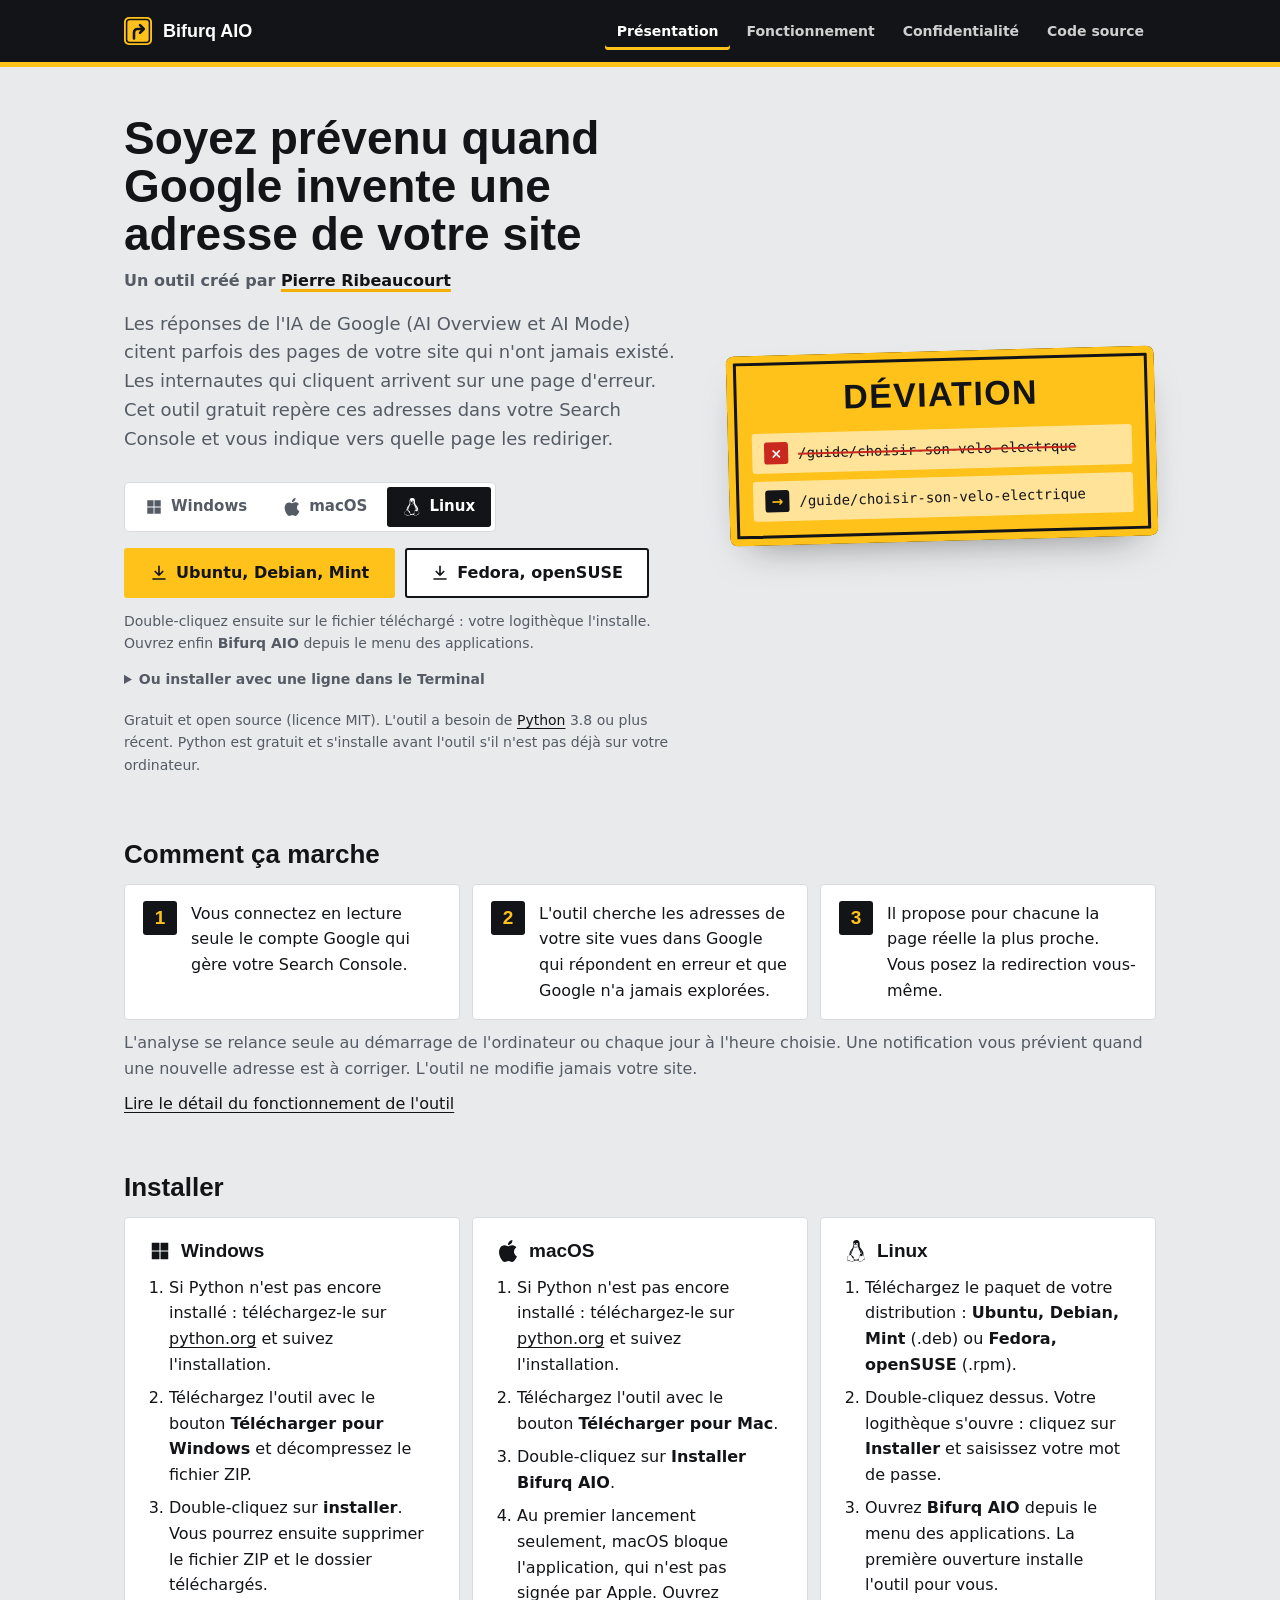
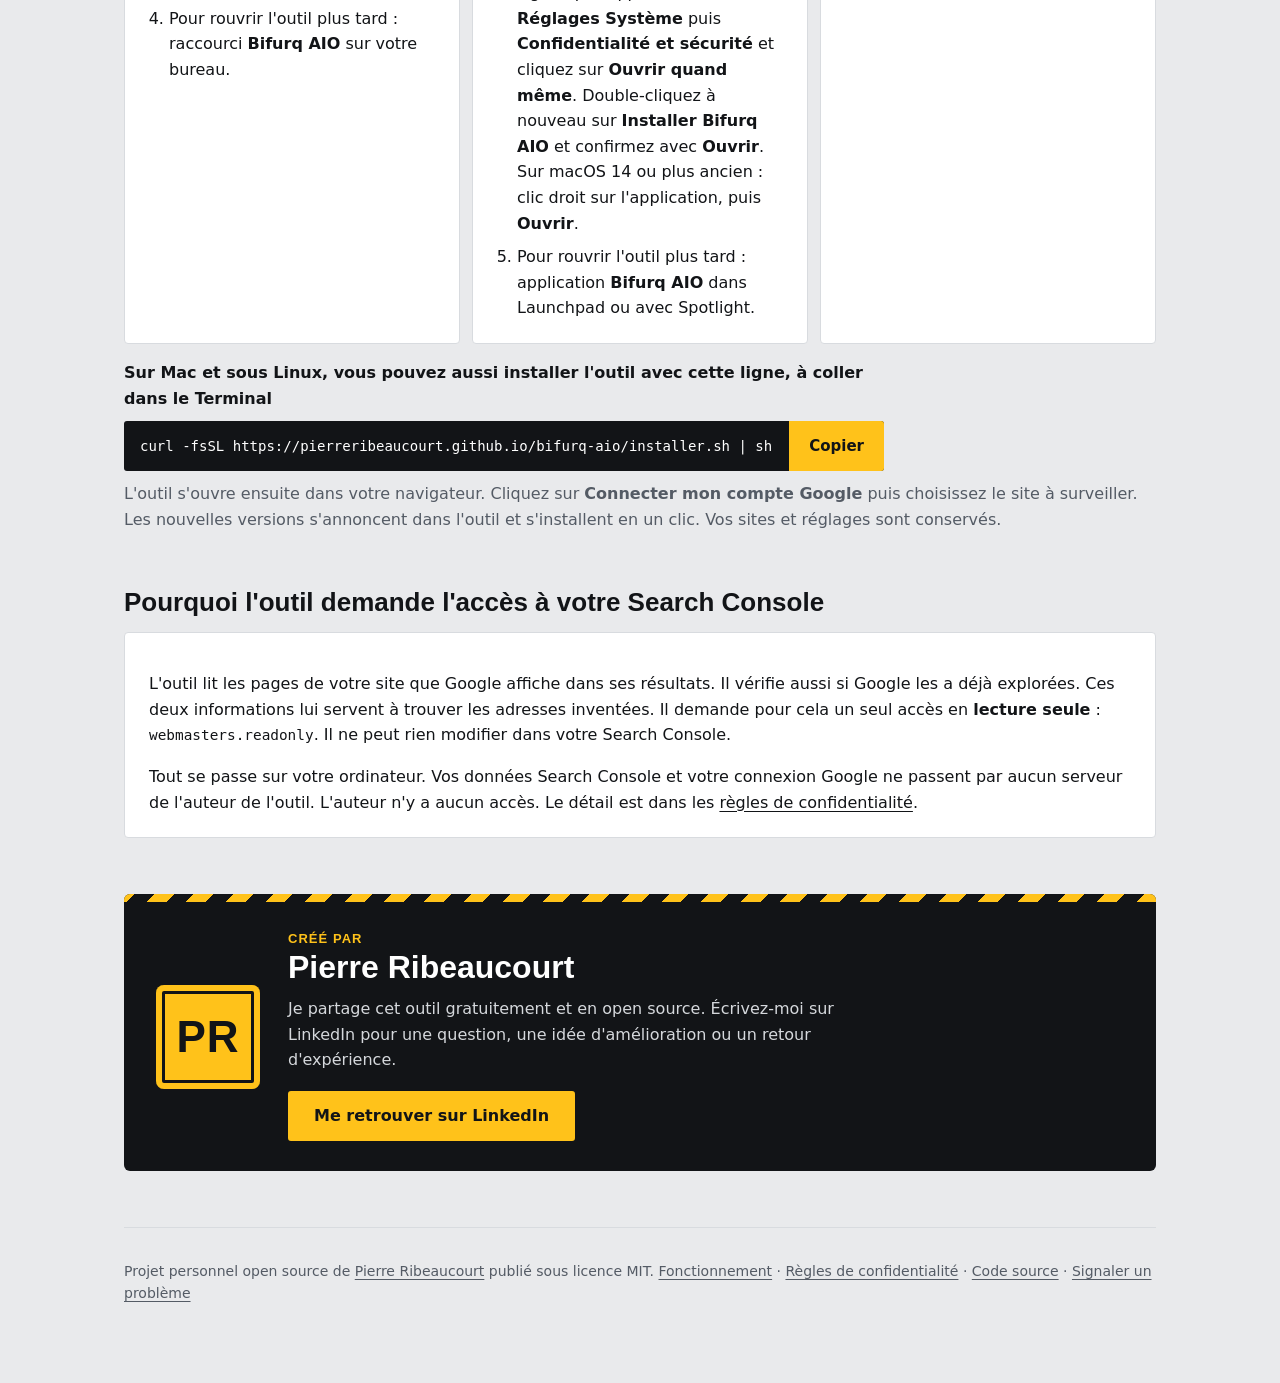
<file: docs/index.html>
<!doctype html>
<html lang="fr">
<head>
<meta charset="utf-8">
<meta name="viewport" content="width=device-width, initial-scale=1">
<title>Bifurq AIO : repérez et redirigez les adresses inventées par l'IA de Google</title>
<meta name="description" content="Outil gratuit pour Windows, macOS et Linux : repère dans votre Search Console les adresses de votre site inventées par l'IA de Google et vous indique vers quelle page les rediriger.">
<link rel="canonical" href="https://pierreribeaucourt.github.io/bifurq-aio/">
<meta property="og:type" content="website">
<meta property="og:site_name" content="Bifurq AIO">
<meta property="og:locale" content="fr_FR">
<meta property="og:url" content="https://pierreribeaucourt.github.io/bifurq-aio/">
<meta property="og:title" content="Bifurq AIO : repérez et redirigez les adresses inventées par l'IA de Google">
<meta property="og:description" content="Outil gratuit pour Windows, macOS et Linux : repère dans votre Search Console les adresses de votre site inventées par l'IA de Google et vous indique vers quelle page les rediriger.">
<meta property="og:image" content="https://pierreribeaucourt.github.io/bifurq-aio/partage.png">
<meta property="og:image:type" content="image/png">
<meta property="og:image:width" content="1200">
<meta property="og:image:height" content="630">
<meta property="og:image:alt" content="Bifurq AIO : repérez et redirigez les adresses inventées par l'IA de Google">
<meta name="twitter:card" content="summary_large_image">
<meta name="author" content="Pierre Ribeaucourt">
<link rel="icon" href="favicon.svg" type="image/svg+xml">
<link rel="stylesheet" href="style.css">
</head>
<body>
<header class="bandeau"><div class="bandeau-int">
<a class="marque" href="./"><svg width="28" height="28" viewBox="0 0 28 28" aria-hidden="true"><rect width="28" height="28" rx="5" fill="#FFC21A"/><rect x="2.6" y="2.6" width="22.8" height="22.8" rx="3" fill="none" stroke="#121417" stroke-width="1.5"/><path d="M10 21.5v-6a3.5 3.5 0 0 1 3.5-3.5H19" fill="none" stroke="#121417" stroke-width="2.6" stroke-linecap="round"/><path d="M16 8.2l3.8 3.8-3.8 3.8" fill="none" stroke="#121417" stroke-width="2.6" stroke-linecap="round" stroke-linejoin="round"/></svg><span>Bifurq AIO</span></a>
<nav><a href="./" aria-current="page">Présentation</a><a href="fonctionnement.html">Fonctionnement</a><a href="confidentialite.html">Confidentialité</a><a href="https://github.com/PierreRibeaucourt/bifurq-aio">Code source</a></nav>
</div></header>

<main class="page">
<section class="accueil">
<div>
<h1>Soyez prévenu quand Google invente une adresse de votre site</h1>
<p class="signature">Un outil créé par <a href="https://www.linkedin.com/in/pierre-ribeaucourt/">Pierre Ribeaucourt</a></p>
<p class="chapo">Les réponses de l'IA de Google (AI Overview et AI Mode) citent parfois des pages de votre site
qui n'ont jamais existé. Les internautes qui cliquent arrivent sur une page d'erreur. Cet outil gratuit repère
ces adresses dans votre Search Console et vous indique vers quelle page les rediriger.</p>
<div class="installer">
<div class="systemes" role="tablist" aria-label="Votre système" hidden>
<button type="button" role="tab" id="onglet-windows" aria-controls="sys-windows" aria-selected="true"><svg class="logo-systeme windows" viewBox="0 0 24 24" aria-hidden="true"><path d="M3 3h8.4v8.4H3zM12.6 3H21v8.4h-8.4zM3 12.6h8.4V21H3zM12.6 12.6H21V21h-8.4z"/></svg>Windows</button>
<button type="button" role="tab" id="onglet-mac" aria-controls="sys-mac" aria-selected="false" tabindex="-1"><svg class="logo-systeme mac" viewBox="0 0 24 24" aria-hidden="true"><path d="M12.152 6.896c-.948 0-2.415-1.078-3.96-1.04-2.04.027-3.91 1.183-4.961 3.014-2.117 3.675-.546 9.103 1.519 12.09 1.013 1.454 2.208 3.09 3.792 3.039 1.52-.065 2.09-.987 3.935-.987 1.831 0 2.35.987 3.96.948 1.637-.026 2.676-1.48 3.676-2.948 1.156-1.688 1.636-3.325 1.662-3.415-.039-.013-3.182-1.221-3.22-4.857-.026-3.04 2.48-4.494 2.597-4.559-1.429-2.09-3.623-2.324-4.39-2.376-2-.156-3.675 1.09-4.61 1.09zM15.53 3.83c.843-1.012 1.4-2.427 1.245-3.83-1.207.052-2.662.805-3.532 1.818-.78.896-1.454 2.338-1.273 3.714 1.338.104 2.715-.688 3.559-1.701"/></svg>macOS</button>
<button type="button" role="tab" id="onglet-linux" aria-controls="sys-linux" aria-selected="false" tabindex="-1"><svg class="logo-systeme linux" viewBox="0 0 24 24" aria-hidden="true"><path d="M12.504 0c-.155 0-.315.008-.48.021-4.226.333-3.105 4.807-3.17 6.298-.076 1.092-.3 1.953-1.05 3.02-.885 1.051-2.127 2.75-2.716 4.521-.278.832-.41 1.684-.287 2.489a.424.424 0 00-.11.135c-.26.268-.45.6-.663.839-.199.199-.485.267-.797.4-.313.136-.658.269-.864.68-.09.189-.136.394-.132.602 0 .199.027.4.055.536.058.399.116.728.04.97-.249.68-.28 1.145-.106 1.484.174.334.535.47.94.601.81.2 1.91.135 2.774.6.926.466 1.866.67 2.616.47.526-.116.97-.464 1.208-.946.587-.003 1.23-.269 2.26-.334.699-.058 1.574.267 2.577.2.025.134.063.198.114.333l.003.003c.391.778 1.113 1.132 1.884 1.071.771-.06 1.592-.536 2.257-1.306.631-.765 1.683-1.084 2.378-1.503.348-.199.629-.469.649-.853.023-.4-.2-.811-.714-1.376v-.097l-.003-.003c-.17-.2-.25-.535-.338-.926-.085-.401-.182-.786-.492-1.046h-.003c-.059-.054-.123-.067-.188-.135a.357.357 0 00-.19-.064c.431-1.278.264-2.55-.173-3.694-.533-1.41-1.465-2.638-2.175-3.483-.796-1.005-1.576-1.957-1.56-3.368.026-2.152.236-6.133-3.544-6.139zm.529 3.405h.013c.213 0 .396.062.584.198.19.135.33.332.438.533.105.259.158.459.166.724 0-.02.006-.04.006-.06v.105a.086.086 0 01-.004-.021l-.004-.024a1.807 1.807 0 01-.15.706.953.953 0 01-.213.335.71.71 0 00-.088-.042c-.104-.045-.198-.064-.284-.133a1.312 1.312 0 00-.22-.066c.05-.06.146-.133.183-.198.053-.128.082-.264.088-.402v-.02a1.21 1.21 0 00-.061-.4c-.045-.134-.101-.2-.183-.333-.084-.066-.167-.132-.267-.132h-.016c-.093 0-.176.03-.262.132a.8.8 0 00-.205.334 1.18 1.18 0 00-.09.4v.019c.002.089.008.179.02.267-.193-.067-.438-.135-.607-.202a1.635 1.635 0 01-.018-.2v-.02a1.772 1.772 0 01.15-.768c.082-.22.232-.406.43-.533a.985.985 0 01.594-.2zm-2.962.059h.036c.142 0 .27.048.399.135.146.129.264.288.344.465.09.199.14.4.153.667v.004c.007.134.006.2-.002.266v.08c-.03.007-.056.018-.083.024-.152.055-.274.135-.393.2.012-.09.013-.18.003-.267v-.015c-.012-.133-.04-.2-.082-.333a.613.613 0 00-.166-.267.248.248 0 00-.183-.064h-.021c-.071.006-.13.04-.186.132a.552.552 0 00-.12.27.944.944 0 00-.023.33v.015c.012.135.037.2.08.334.046.134.098.2.166.268.01.009.02.018.034.024-.07.057-.117.07-.176.136a.304.304 0 01-.131.068 2.62 2.62 0 01-.275-.402 1.772 1.772 0 01-.155-.667 1.759 1.759 0 01.08-.668 1.43 1.43 0 01.283-.535c.128-.133.26-.2.418-.2zm1.37 1.706c.332 0 .733.065 1.216.399.293.2.523.269 1.052.468h.003c.255.136.405.266.478.399v-.131a.571.571 0 01.016.47c-.123.31-.516.643-1.063.842v.002c-.268.135-.501.333-.775.465-.276.135-.588.292-1.012.267a1.139 1.139 0 01-.448-.067 3.566 3.566 0 01-.322-.198c-.195-.135-.363-.332-.612-.465v-.005h-.005c-.4-.246-.616-.512-.686-.71-.07-.268-.005-.47.193-.6.224-.135.38-.271.483-.336.104-.074.143-.102.176-.131h.002v-.003c.169-.202.436-.47.839-.601.139-.036.294-.065.466-.065zm2.8 2.142c.358 1.417 1.196 3.475 1.735 4.473.286.534.855 1.659 1.102 3.024.156-.005.33.018.513.064.646-1.671-.546-3.467-1.089-3.966-.22-.2-.232-.335-.123-.335.59.534 1.365 1.572 1.646 2.757.13.535.16 1.104.021 1.67.067.028.135.06.205.067 1.032.534 1.413.938 1.23 1.537v-.043c-.06-.003-.12 0-.18 0h-.016c.151-.467-.182-.825-1.065-1.224-.915-.4-1.646-.336-1.77.465-.008.043-.013.066-.018.135-.068.023-.139.053-.209.064-.43.268-.662.669-.793 1.187-.13.533-.17 1.156-.205 1.869v.003c-.02.334-.17.838-.319 1.35-1.5 1.072-3.58 1.538-5.348.334a2.645 2.645 0 00-.402-.533 1.45 1.45 0 00-.275-.333c.182 0 .338-.03.465-.067a.615.615 0 00.314-.334c.108-.267 0-.697-.345-1.163-.345-.467-.931-.995-1.788-1.521-.63-.4-.986-.87-1.15-1.396-.165-.534-.143-1.085-.015-1.645.245-1.07.873-2.11 1.274-2.763.107-.065.037.135-.408.974-.396.751-1.14 2.497-.122 3.854a8.123 8.123 0 01.647-2.876c.564-1.278 1.743-3.504 1.836-5.268.048.036.217.135.289.202.218.133.38.333.59.465.21.201.477.335.876.335.039.003.075.006.11.006.412 0 .73-.134.997-.268.29-.134.52-.334.74-.4h.005c.467-.135.835-.402 1.044-.7zm2.185 8.958c.037.6.343 1.245.882 1.377.588.134 1.434-.333 1.791-.765l.211-.01c.315-.007.577.01.847.268l.003.003c.208.199.305.53.391.876.085.4.154.78.409 1.066.486.527.645.906.636 1.14l.003-.007v.018l-.003-.012c-.015.262-.185.396-.498.595-.63.401-1.746.712-2.457 1.57-.618.737-1.37 1.14-2.036 1.191-.664.053-1.237-.2-1.574-.898l-.005-.003c-.21-.4-.12-1.025.056-1.69.176-.668.428-1.344.463-1.897.037-.714.076-1.335.195-1.814.12-.465.308-.797.641-.984l.045-.022zm-10.814.049h.01c.053 0 .105.005.157.014.376.055.706.333 1.023.752l.91 1.664.003.003c.243.533.754 1.064 1.189 1.637.434.598.77 1.131.729 1.57v.006c-.057.744-.48 1.148-1.125 1.294-.645.135-1.52.002-2.395-.464-.968-.536-2.118-.469-2.857-.602-.369-.066-.61-.2-.723-.4-.11-.2-.113-.602.123-1.23v-.004l.002-.003c.117-.334.03-.752-.027-1.118-.055-.401-.083-.71.043-.94.16-.334.396-.4.69-.533.294-.135.64-.202.915-.47h.002v-.002c.256-.268.445-.601.668-.838.19-.201.38-.336.663-.336zm7.159-9.074c-.435.201-.945.535-1.488.535-.542 0-.97-.267-1.28-.466-.154-.134-.28-.268-.373-.335-.164-.134-.144-.333-.074-.333.109.016.129.134.199.2.096.066.215.2.36.333.292.2.68.467 1.167.467.485 0 1.053-.267 1.398-.466.195-.135.445-.334.648-.467.156-.136.149-.267.279-.267.128.016.034.134-.147.332a8.097 8.097 0 01-.69.468zm-1.082-1.583V5.64c-.006-.02.013-.042.029-.05.074-.043.18-.027.26.004.063 0 .16.067.15.135-.006.049-.085.066-.135.066-.055 0-.092-.043-.141-.068-.052-.018-.146-.008-.163-.065zm-.551 0c-.02.058-.113.049-.166.066-.047.025-.086.068-.14.068-.05 0-.13-.02-.136-.068-.01-.066.088-.133.15-.133.08-.031.184-.047.259-.005.019.009.036.03.03.05v.02h.003z"/></svg>Linux</button>
</div>
<div class="systeme" id="sys-windows" role="tabpanel" aria-labelledby="onglet-windows">
<a class="bouton" href="https://github.com/PierreRibeaucourt/bifurq-aio/archive/refs/tags/v0.5.7.zip"><svg width="18" height="18" viewBox="0 0 24 24" aria-hidden="true" fill="none" stroke="currentColor" stroke-width="2.2" stroke-linecap="round" stroke-linejoin="round"><path d="M12 3v12M7 10l5 5 5-5M4 20h16"/></svg>Télécharger pour Windows</a>
<p class="note">Windows 10 ou 11. Décompressez le fichier téléchargé puis double-cliquez sur <b>installer</b>.</p>
</div>
<div class="systeme" id="sys-mac" role="tabpanel" aria-labelledby="onglet-mac">
<a class="bouton" href="https://github.com/PierreRibeaucourt/bifurq-aio/releases/latest/download/Bifurq-AIO-Mac.zip"><svg width="18" height="18" viewBox="0 0 24 24" aria-hidden="true" fill="none" stroke="currentColor" stroke-width="2.2" stroke-linecap="round" stroke-linejoin="round"><path d="M12 3v12M7 10l5 5 5-5M4 20h16"/></svg>Télécharger pour Mac</a>
<p class="note">Double-cliquez ensuite sur <b>Installer Bifurq AIO</b>. Au premier lancement, macOS demande votre
autorisation une seule fois : <a href="#installer-mac">voir comment faire</a>.</p>
<details class="autrement"><summary>Ou installer avec une ligne dans le Terminal</summary>
<p class="consigne-systeme">Ouvrez le <b>Terminal</b> (tapez Terminal dans Spotlight avec Cmd + Espace), collez cette ligne et appuyez sur Entrée.</p>
<div class="commande"><code id="commande-mac">curl -fsSL https://<wbr>pierreribeaucourt.github.io<wbr>/bifurq-aio<wbr>/installer.sh | sh</code><button type="button" data-copier="commande-mac">Copier</button></div>
</details>
</div>
<div class="systeme" id="sys-linux" role="tabpanel" aria-labelledby="onglet-linux">
<div class="actions">
<a class="bouton" href="https://github.com/PierreRibeaucourt/bifurq-aio/releases/latest/download/bifurq-aio.deb"><svg width="18" height="18" viewBox="0 0 24 24" aria-hidden="true" fill="none" stroke="currentColor" stroke-width="2.2" stroke-linecap="round" stroke-linejoin="round"><path d="M12 3v12M7 10l5 5 5-5M4 20h16"/></svg>Ubuntu, Debian, Mint</a>
<a class="bouton secondaire" href="https://github.com/PierreRibeaucourt/bifurq-aio/releases/latest/download/bifurq-aio.rpm"><svg width="18" height="18" viewBox="0 0 24 24" aria-hidden="true" fill="none" stroke="currentColor" stroke-width="2.2" stroke-linecap="round" stroke-linejoin="round"><path d="M12 3v12M7 10l5 5 5-5M4 20h16"/></svg>Fedora, openSUSE</a>
</div>
<p class="note">Double-cliquez ensuite sur le fichier téléchargé : votre logithèque l'installe. Ouvrez enfin
<b>Bifurq AIO</b> depuis le menu des applications.</p>
<details class="autrement"><summary>Ou installer avec une ligne dans le Terminal</summary>
<p class="consigne-systeme">Ouvrez un terminal, collez cette ligne et appuyez sur Entrée. L'outil s'installe dans votre dossier personnel, sans mot de passe.</p>
<div class="commande"><code id="commande-linux">curl -fsSL https://<wbr>pierreribeaucourt.github.io<wbr>/bifurq-aio<wbr>/installer.sh | sh</code><button type="button" data-copier="commande-linux">Copier</button></div>
</details>
</div>
<p class="note">Gratuit et open source (licence MIT). L'outil a besoin de <a href="https://www.python.org/downloads/">Python</a> 3.8 ou plus récent. Python est gratuit et s'installe avant l'outil s'il n'est pas déjà sur votre ordinateur.</p>
</div>
</div>
<div class="pancarte" aria-hidden="true">
<span class="pancarte-titre">Déviation</span>
<div class="pancarte-ligne"><span class="pictos croix">×</span><s>/guide/choisir-son-velo-electrque</s></div>
<div class="pancarte-ligne"><span class="pictos fleche">→</span><span>/guide/choisir-son-velo-electrique</span></div>
</div>
</section>

<section class="bloc">
<h2>Comment ça marche</h2>
<ol class="etapes">
<li>Vous connectez en lecture seule le compte Google qui gère votre Search Console.</li>
<li>L'outil cherche les adresses de votre site vues dans Google qui répondent en erreur et que Google n'a jamais explorées.</li>
<li>Il propose pour chacune la page réelle la plus proche. Vous posez la redirection vous-même.</li>
</ol>
<p class="sous">L'analyse se relance seule au démarrage de l'ordinateur ou chaque jour à l'heure choisie.
Une notification vous prévient quand une nouvelle adresse est à corriger. L'outil ne modifie jamais votre site.</p>
<p class="sous"><a href="fonctionnement.html">Lire le détail du fonctionnement de l'outil</a></p>
</section>

<section class="bloc" id="installer">
<h2>Installer</h2>
<div class="installations">
<div class="carte">
<h3><svg class="logo-systeme windows" viewBox="0 0 24 24" aria-hidden="true"><path d="M3 3h8.4v8.4H3zM12.6 3H21v8.4h-8.4zM3 12.6h8.4V21H3zM12.6 12.6H21V21h-8.4z"/></svg>Windows</h3>
<ol>
<li>Si Python n'est pas encore installé : téléchargez-le sur <a href="https://www.python.org/downloads/">python.org</a> et suivez l'installation.</li>
<li>Téléchargez l'outil avec le bouton <b>Télécharger pour Windows</b> et décompressez le fichier ZIP.</li>
<li>Double-cliquez sur <b>installer</b>. Vous pourrez ensuite supprimer le fichier ZIP et le dossier téléchargés.</li>
<li>Pour rouvrir l'outil plus tard : raccourci <b>Bifurq AIO</b> sur votre bureau.</li>
</ol>
</div>
<div class="carte" id="installer-mac">
<h3><svg class="logo-systeme mac" viewBox="0 0 24 24" aria-hidden="true"><path d="M12.152 6.896c-.948 0-2.415-1.078-3.96-1.04-2.04.027-3.91 1.183-4.961 3.014-2.117 3.675-.546 9.103 1.519 12.09 1.013 1.454 2.208 3.09 3.792 3.039 1.52-.065 2.09-.987 3.935-.987 1.831 0 2.35.987 3.96.948 1.637-.026 2.676-1.48 3.676-2.948 1.156-1.688 1.636-3.325 1.662-3.415-.039-.013-3.182-1.221-3.22-4.857-.026-3.04 2.48-4.494 2.597-4.559-1.429-2.09-3.623-2.324-4.39-2.376-2-.156-3.675 1.09-4.61 1.09zM15.53 3.83c.843-1.012 1.4-2.427 1.245-3.83-1.207.052-2.662.805-3.532 1.818-.78.896-1.454 2.338-1.273 3.714 1.338.104 2.715-.688 3.559-1.701"/></svg>macOS</h3>
<ol>
<li>Si Python n'est pas encore installé : téléchargez-le sur <a href="https://www.python.org/downloads/">python.org</a> et suivez l'installation.</li>
<li>Téléchargez l'outil avec le bouton <b>Télécharger pour Mac</b>.</li>
<li>Double-cliquez sur <b>Installer Bifurq AIO</b>.</li>
<li>Au premier lancement seulement, macOS bloque l'application, qui n'est pas signée par Apple. Ouvrez
<b>Réglages Système</b> puis <b>Confidentialité et sécurité</b> et cliquez sur <b>Ouvrir quand même</b>. Double-cliquez
à nouveau sur <b>Installer Bifurq AIO</b> et confirmez avec <b>Ouvrir</b>. Sur macOS 14 ou plus ancien : clic droit
sur l'application, puis <b>Ouvrir</b>.</li>
<li>Pour rouvrir l'outil plus tard : application <b>Bifurq AIO</b> dans Launchpad ou avec Spotlight.</li>
</ol>
</div>
<div class="carte">
<h3><svg class="logo-systeme linux" viewBox="0 0 24 24" aria-hidden="true"><path d="M12.504 0c-.155 0-.315.008-.48.021-4.226.333-3.105 4.807-3.17 6.298-.076 1.092-.3 1.953-1.05 3.02-.885 1.051-2.127 2.75-2.716 4.521-.278.832-.41 1.684-.287 2.489a.424.424 0 00-.11.135c-.26.268-.45.6-.663.839-.199.199-.485.267-.797.4-.313.136-.658.269-.864.68-.09.189-.136.394-.132.602 0 .199.027.4.055.536.058.399.116.728.04.97-.249.68-.28 1.145-.106 1.484.174.334.535.47.94.601.81.2 1.91.135 2.774.6.926.466 1.866.67 2.616.47.526-.116.97-.464 1.208-.946.587-.003 1.23-.269 2.26-.334.699-.058 1.574.267 2.577.2.025.134.063.198.114.333l.003.003c.391.778 1.113 1.132 1.884 1.071.771-.06 1.592-.536 2.257-1.306.631-.765 1.683-1.084 2.378-1.503.348-.199.629-.469.649-.853.023-.4-.2-.811-.714-1.376v-.097l-.003-.003c-.17-.2-.25-.535-.338-.926-.085-.401-.182-.786-.492-1.046h-.003c-.059-.054-.123-.067-.188-.135a.357.357 0 00-.19-.064c.431-1.278.264-2.55-.173-3.694-.533-1.41-1.465-2.638-2.175-3.483-.796-1.005-1.576-1.957-1.56-3.368.026-2.152.236-6.133-3.544-6.139zm.529 3.405h.013c.213 0 .396.062.584.198.19.135.33.332.438.533.105.259.158.459.166.724 0-.02.006-.04.006-.06v.105a.086.086 0 01-.004-.021l-.004-.024a1.807 1.807 0 01-.15.706.953.953 0 01-.213.335.71.71 0 00-.088-.042c-.104-.045-.198-.064-.284-.133a1.312 1.312 0 00-.22-.066c.05-.06.146-.133.183-.198.053-.128.082-.264.088-.402v-.02a1.21 1.21 0 00-.061-.4c-.045-.134-.101-.2-.183-.333-.084-.066-.167-.132-.267-.132h-.016c-.093 0-.176.03-.262.132a.8.8 0 00-.205.334 1.18 1.18 0 00-.09.4v.019c.002.089.008.179.02.267-.193-.067-.438-.135-.607-.202a1.635 1.635 0 01-.018-.2v-.02a1.772 1.772 0 01.15-.768c.082-.22.232-.406.43-.533a.985.985 0 01.594-.2zm-2.962.059h.036c.142 0 .27.048.399.135.146.129.264.288.344.465.09.199.14.4.153.667v.004c.007.134.006.2-.002.266v.08c-.03.007-.056.018-.083.024-.152.055-.274.135-.393.2.012-.09.013-.18.003-.267v-.015c-.012-.133-.04-.2-.082-.333a.613.613 0 00-.166-.267.248.248 0 00-.183-.064h-.021c-.071.006-.13.04-.186.132a.552.552 0 00-.12.27.944.944 0 00-.023.33v.015c.012.135.037.2.08.334.046.134.098.2.166.268.01.009.02.018.034.024-.07.057-.117.07-.176.136a.304.304 0 01-.131.068 2.62 2.62 0 01-.275-.402 1.772 1.772 0 01-.155-.667 1.759 1.759 0 01.08-.668 1.43 1.43 0 01.283-.535c.128-.133.26-.2.418-.2zm1.37 1.706c.332 0 .733.065 1.216.399.293.2.523.269 1.052.468h.003c.255.136.405.266.478.399v-.131a.571.571 0 01.016.47c-.123.31-.516.643-1.063.842v.002c-.268.135-.501.333-.775.465-.276.135-.588.292-1.012.267a1.139 1.139 0 01-.448-.067 3.566 3.566 0 01-.322-.198c-.195-.135-.363-.332-.612-.465v-.005h-.005c-.4-.246-.616-.512-.686-.71-.07-.268-.005-.47.193-.6.224-.135.38-.271.483-.336.104-.074.143-.102.176-.131h.002v-.003c.169-.202.436-.47.839-.601.139-.036.294-.065.466-.065zm2.8 2.142c.358 1.417 1.196 3.475 1.735 4.473.286.534.855 1.659 1.102 3.024.156-.005.33.018.513.064.646-1.671-.546-3.467-1.089-3.966-.22-.2-.232-.335-.123-.335.59.534 1.365 1.572 1.646 2.757.13.535.16 1.104.021 1.67.067.028.135.06.205.067 1.032.534 1.413.938 1.23 1.537v-.043c-.06-.003-.12 0-.18 0h-.016c.151-.467-.182-.825-1.065-1.224-.915-.4-1.646-.336-1.77.465-.008.043-.013.066-.018.135-.068.023-.139.053-.209.064-.43.268-.662.669-.793 1.187-.13.533-.17 1.156-.205 1.869v.003c-.02.334-.17.838-.319 1.35-1.5 1.072-3.58 1.538-5.348.334a2.645 2.645 0 00-.402-.533 1.45 1.45 0 00-.275-.333c.182 0 .338-.03.465-.067a.615.615 0 00.314-.334c.108-.267 0-.697-.345-1.163-.345-.467-.931-.995-1.788-1.521-.63-.4-.986-.87-1.15-1.396-.165-.534-.143-1.085-.015-1.645.245-1.07.873-2.11 1.274-2.763.107-.065.037.135-.408.974-.396.751-1.14 2.497-.122 3.854a8.123 8.123 0 01.647-2.876c.564-1.278 1.743-3.504 1.836-5.268.048.036.217.135.289.202.218.133.38.333.59.465.21.201.477.335.876.335.039.003.075.006.11.006.412 0 .73-.134.997-.268.29-.134.52-.334.74-.4h.005c.467-.135.835-.402 1.044-.7zm2.185 8.958c.037.6.343 1.245.882 1.377.588.134 1.434-.333 1.791-.765l.211-.01c.315-.007.577.01.847.268l.003.003c.208.199.305.53.391.876.085.4.154.78.409 1.066.486.527.645.906.636 1.14l.003-.007v.018l-.003-.012c-.015.262-.185.396-.498.595-.63.401-1.746.712-2.457 1.57-.618.737-1.37 1.14-2.036 1.191-.664.053-1.237-.2-1.574-.898l-.005-.003c-.21-.4-.12-1.025.056-1.69.176-.668.428-1.344.463-1.897.037-.714.076-1.335.195-1.814.12-.465.308-.797.641-.984l.045-.022zm-10.814.049h.01c.053 0 .105.005.157.014.376.055.706.333 1.023.752l.91 1.664.003.003c.243.533.754 1.064 1.189 1.637.434.598.77 1.131.729 1.57v.006c-.057.744-.48 1.148-1.125 1.294-.645.135-1.52.002-2.395-.464-.968-.536-2.118-.469-2.857-.602-.369-.066-.61-.2-.723-.4-.11-.2-.113-.602.123-1.23v-.004l.002-.003c.117-.334.03-.752-.027-1.118-.055-.401-.083-.71.043-.94.16-.334.396-.4.69-.533.294-.135.64-.202.915-.47h.002v-.002c.256-.268.445-.601.668-.838.19-.201.38-.336.663-.336zm7.159-9.074c-.435.201-.945.535-1.488.535-.542 0-.97-.267-1.28-.466-.154-.134-.28-.268-.373-.335-.164-.134-.144-.333-.074-.333.109.016.129.134.199.2.096.066.215.2.36.333.292.2.68.467 1.167.467.485 0 1.053-.267 1.398-.466.195-.135.445-.334.648-.467.156-.136.149-.267.279-.267.128.016.034.134-.147.332a8.097 8.097 0 01-.69.468zm-1.082-1.583V5.64c-.006-.02.013-.042.029-.05.074-.043.18-.027.26.004.063 0 .16.067.15.135-.006.049-.085.066-.135.066-.055 0-.092-.043-.141-.068-.052-.018-.146-.008-.163-.065zm-.551 0c-.02.058-.113.049-.166.066-.047.025-.086.068-.14.068-.05 0-.13-.02-.136-.068-.01-.066.088-.133.15-.133.08-.031.184-.047.259-.005.019.009.036.03.03.05v.02h.003z"/></svg>Linux</h3>
<ol>
<li>Téléchargez le paquet de votre distribution : <b>Ubuntu, Debian, Mint</b> (.deb) ou <b>Fedora, openSUSE</b> (.rpm).</li>
<li>Double-cliquez dessus. Votre logithèque s'ouvre : cliquez sur <b>Installer</b> et saisissez votre mot de passe.</li>
<li>Ouvrez <b>Bifurq AIO</b> depuis le menu des applications. La première ouverture installe l'outil pour vous.</li>
</ol>
</div>
</div>
<div class="ligne-installation">
<p class="consigne-systeme">Sur Mac et sous Linux, vous pouvez aussi installer l'outil avec cette ligne, à coller dans le Terminal</p>
<div class="commande"><code id="commande-bas">curl -fsSL https://<wbr>pierreribeaucourt.github.io<wbr>/bifurq-aio<wbr>/installer.sh | sh</code><button type="button" data-copier="commande-bas">Copier</button></div>
</div>
<p class="sous">L'outil s'ouvre ensuite dans votre navigateur. Cliquez sur <b>Connecter mon compte Google</b> puis choisissez le site à surveiller.
Les nouvelles versions s'annoncent dans l'outil et s'installent en un clic. Vos sites et réglages sont conservés.</p>
</section>

<section class="bloc">
<h2>Pourquoi l'outil demande l'accès à votre Search Console</h2>
<div class="carte">
<p>L'outil lit les pages de votre site que Google affiche dans ses résultats. Il vérifie aussi si Google les a
déjà explorées. Ces deux informations lui servent à trouver les adresses inventées. Il demande pour cela un seul
accès en <b>lecture seule</b> : <code>webmasters.readonly</code>. Il ne peut rien modifier dans votre Search
Console.</p>
<p>Tout se passe sur votre ordinateur. Vos données Search Console et votre connexion Google ne passent par
aucun serveur de l'auteur de l'outil. L'auteur n'y a aucun accès. Le détail est dans les
<a href="confidentialite.html">règles de confidentialité</a>.</p>
</div>
</section>

<section class="bloc">
<div class="auteur">
<div class="avatar" aria-hidden="true">PR</div>
<div>
<p class="auteur-sur">Créé par</p>
<h2>Pierre Ribeaucourt</h2>
<p>Je partage cet outil gratuitement et en open source. Écrivez-moi sur LinkedIn pour une question, une idée
d'amélioration ou un retour d'expérience.</p>
<a class="bouton" href="https://www.linkedin.com/in/pierre-ribeaucourt/">Me retrouver sur LinkedIn</a>
</div>
</div>
</section>

<footer class="pied">
<p>Projet personnel open source de <a href="https://www.linkedin.com/in/pierre-ribeaucourt/">Pierre Ribeaucourt</a> publié sous licence MIT.
<a href="fonctionnement.html">Fonctionnement</a> ·
<a href="confidentialite.html">Règles de confidentialité</a> ·
<a href="https://github.com/PierreRibeaucourt/bifurq-aio">Code source</a> ·
<a href="https://github.com/PierreRibeaucourt/bifurq-aio/issues">Signaler un problème</a></p>
</footer>
</main>
<script>
(function(){
var onglets=[].slice.call(document.querySelectorAll('.systemes [role=tab]'));
if(!onglets.length)return;
function choisir(onglet,focus){
onglets.forEach(function(o){var oui=o===onglet;o.setAttribute('aria-selected',oui?'true':'false');o.tabIndex=oui?0:-1;
document.getElementById(o.getAttribute('aria-controls')).hidden=!oui;});
if(focus)onglet.focus();}
onglets.forEach(function(o,i){
o.addEventListener('click',function(){choisir(o);});
o.addEventListener('keydown',function(ev){var d=ev.key==='ArrowRight'?1:ev.key==='ArrowLeft'?-1:0;
if(d){ev.preventDefault();choisir(onglets[(i+d+onglets.length)%onglets.length],true);}});});
var ua=navigator.userAgent,p=((navigator.userAgentData&&navigator.userAgentData.platform)||navigator.platform||'')+' '+ua;
var systeme=/Mac|iPhone|iPad/i.test(p)?'mac':(/Linux|X11|CrOS/i.test(p)&&!/Android/i.test(ua)?'linux':'windows');
document.querySelector('.systemes').hidden=false;document.querySelector('.installer').classList.add('onglets');
choisir(document.getElementById('onglet-'+systeme));
document.addEventListener('click',function(ev){
var b=ev.target.closest&&ev.target.closest('[data-copier]');if(!b)return;
var code=document.getElementById(b.getAttribute('data-copier'));
function fait(){b.textContent='Copié';setTimeout(function(){b.textContent='Copier';},1800);}
function selectionner(){var r=document.createRange();r.selectNodeContents(code);var s=getSelection();s.removeAllRanges();s.addRange(r);}
if(navigator.clipboard&&navigator.clipboard.writeText){navigator.clipboard.writeText(code.textContent).then(fait,selectionner);}
else selectionner();});
})();
</script>
</body>
</html>
</file>
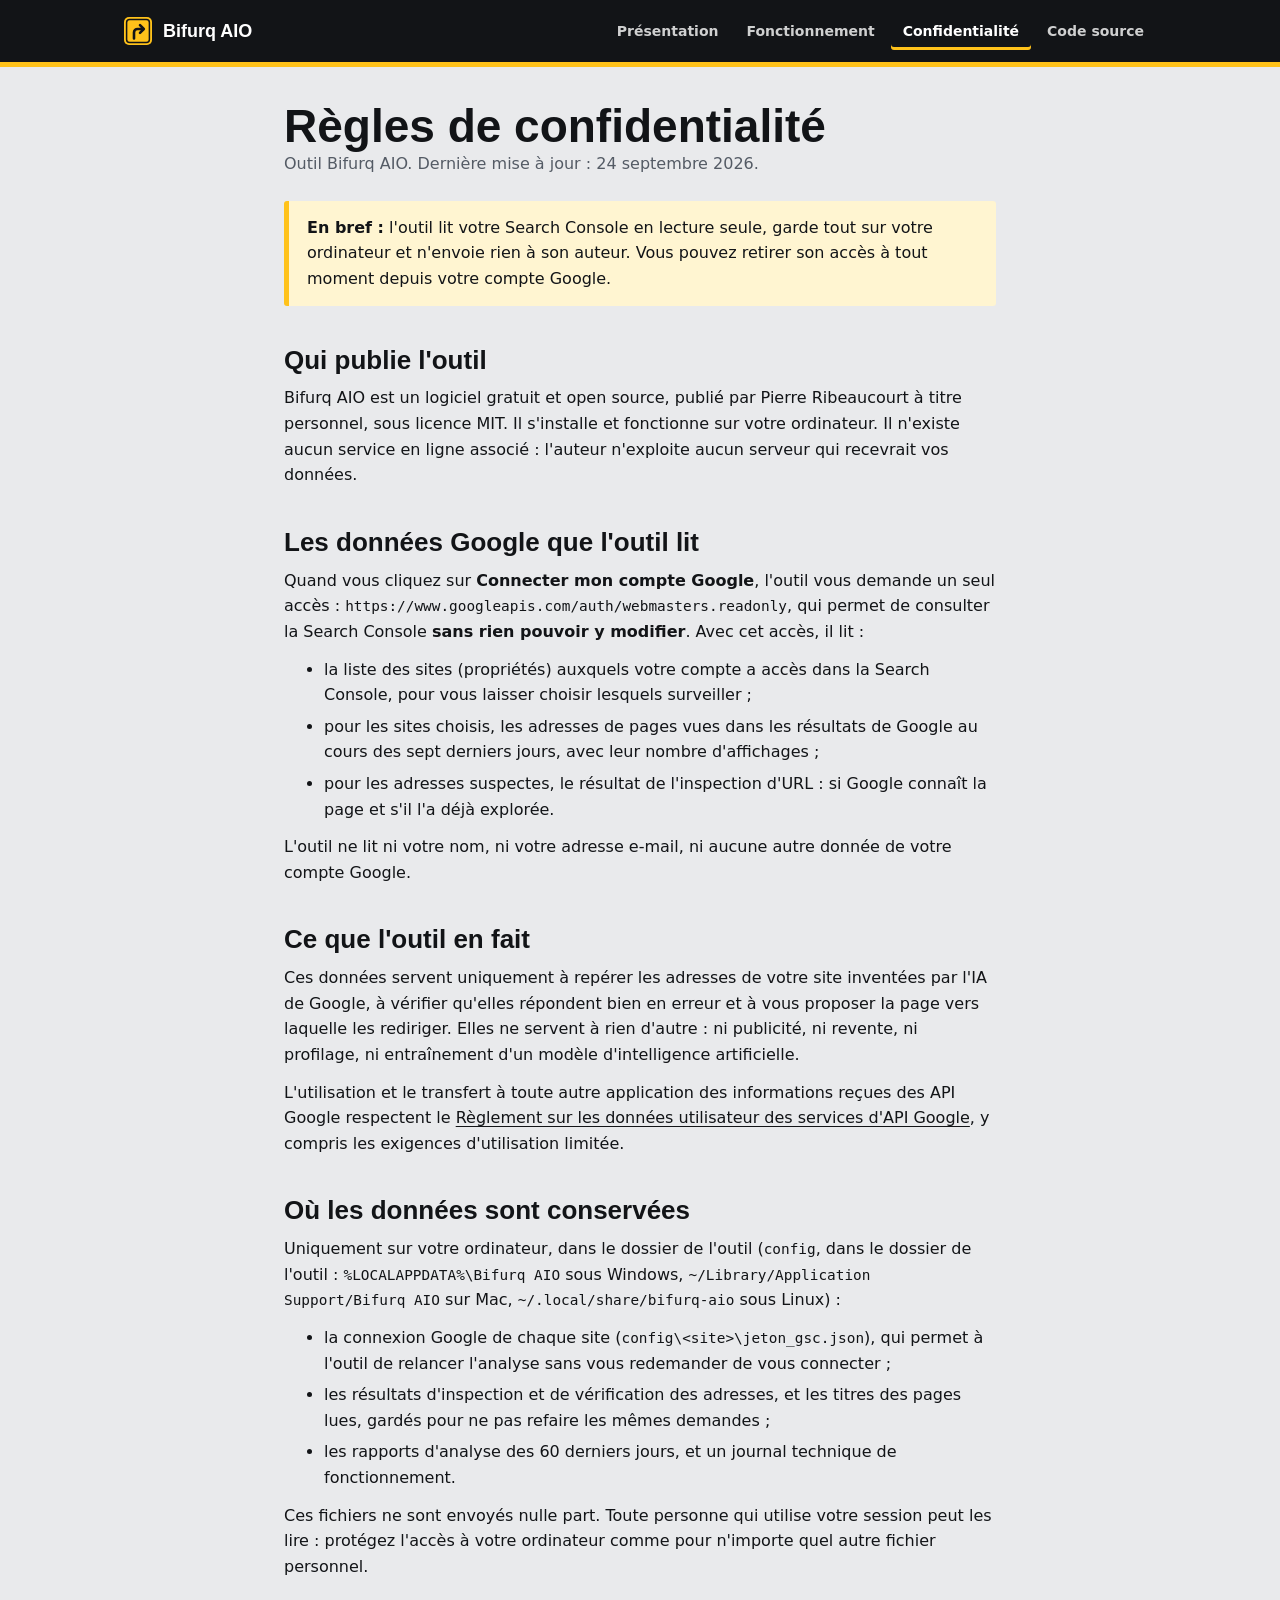
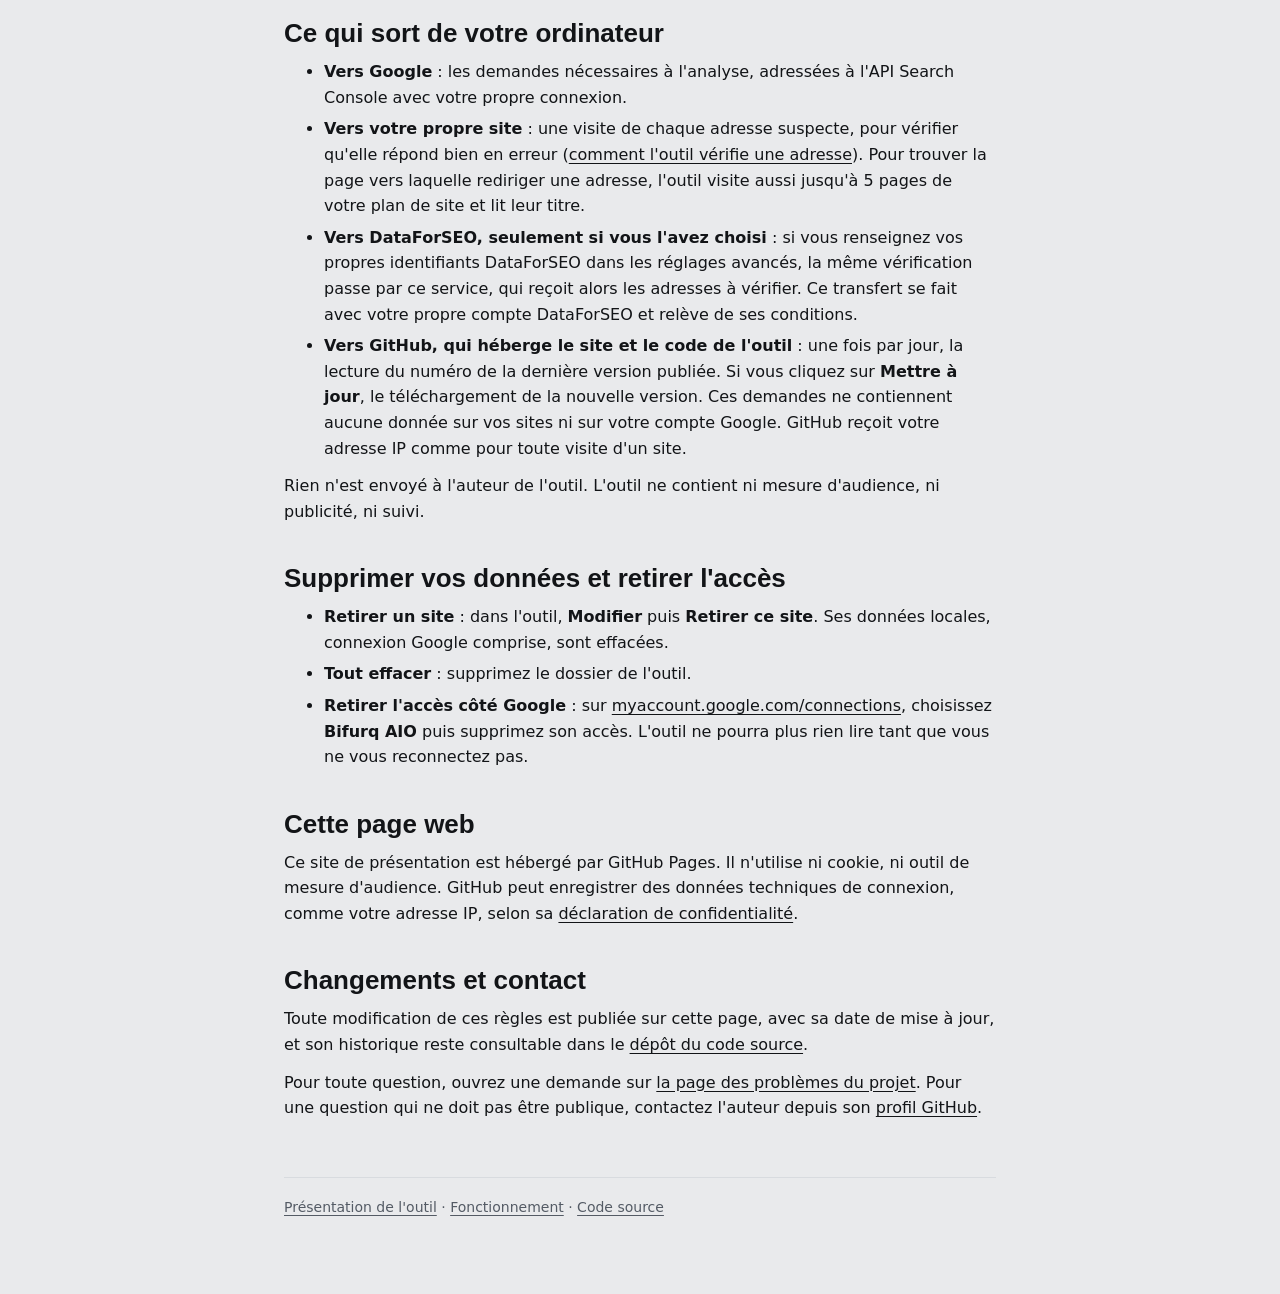
<file: docs/confidentialite.html>
<!doctype html>
<html lang="fr">
<head>
<meta charset="utf-8">
<meta name="viewport" content="width=device-width, initial-scale=1">
<title>Règles de confidentialité</title>
<meta name="description" content="Règles de confidentialité de l'outil Bifurq AIO : quelles données Google il lit, où elles restent, comment retirer l'accès.">
<link rel="canonical" href="https://pierreribeaucourt.github.io/bifurq-aio/confidentialite.html">
<meta property="og:type" content="website">
<meta property="og:site_name" content="Bifurq AIO">
<meta property="og:locale" content="fr_FR">
<meta property="og:url" content="https://pierreribeaucourt.github.io/bifurq-aio/confidentialite.html">
<meta property="og:title" content="Règles de confidentialité de Bifurq AIO">
<meta property="og:description" content="Règles de confidentialité de l'outil Bifurq AIO : quelles données Google il lit, où elles restent, comment retirer l'accès.">
<meta property="og:image" content="https://pierreribeaucourt.github.io/bifurq-aio/partage.png">
<meta property="og:image:type" content="image/png">
<meta property="og:image:width" content="1200">
<meta property="og:image:height" content="630">
<meta property="og:image:alt" content="Bifurq AIO : repérez et redirigez les adresses inventées par l'IA de Google">
<meta name="twitter:card" content="summary_large_image">
<meta name="author" content="Pierre Ribeaucourt">
<link rel="icon" href="favicon.svg" type="image/svg+xml">
<link rel="stylesheet" href="style.css">
</head>
<body>
<header class="bandeau"><div class="bandeau-int">
<a class="marque" href="./"><svg width="28" height="28" viewBox="0 0 28 28" aria-hidden="true"><rect width="28" height="28" rx="5" fill="#FFC21A"/><rect x="2.6" y="2.6" width="22.8" height="22.8" rx="3" fill="none" stroke="#121417" stroke-width="1.5"/><path d="M10 21.5v-6a3.5 3.5 0 0 1 3.5-3.5H19" fill="none" stroke="#121417" stroke-width="2.6" stroke-linecap="round"/><path d="M16 8.2l3.8 3.8-3.8 3.8" fill="none" stroke="#121417" stroke-width="2.6" stroke-linecap="round" stroke-linejoin="round"/></svg><span>Bifurq AIO</span></a>
<nav><a href="./">Présentation</a><a href="fonctionnement.html">Fonctionnement</a><a href="confidentialite.html" aria-current="page">Confidentialité</a><a href="https://github.com/PierreRibeaucourt/bifurq-aio">Code source</a></nav>
</div></header>

<main class="page etroit texte">
<h1>Règles de confidentialité</h1>
<p class="sous">Outil Bifurq AIO. Dernière mise à jour : 24 septembre 2026.</p>

<div class="encadre" style="margin-top:24px">
<p><b>En bref :</b> l'outil lit votre Search Console en lecture seule, garde tout sur votre ordinateur et
n'envoie rien à son auteur. Vous pouvez retirer son accès à tout moment depuis votre compte Google.</p>
</div>

<h2>Qui publie l'outil</h2>
<p>Bifurq AIO est un logiciel gratuit et open source, publié par Pierre Ribeaucourt à
titre personnel, sous licence MIT. Il s'installe et fonctionne sur votre ordinateur. Il n'existe aucun
service en ligne associé : l'auteur n'exploite aucun serveur qui recevrait vos données.</p>

<h2>Les données Google que l'outil lit</h2>
<p>Quand vous cliquez sur <b>Connecter mon compte Google</b>, l'outil vous demande un seul accès :
<code>https://www.googleapis.com/auth/webmasters.readonly</code>, qui permet de consulter la Search Console
<b>sans rien pouvoir y modifier</b>. Avec cet accès, il lit :</p>
<ul>
<li>la liste des sites (propriétés) auxquels votre compte a accès dans la Search Console, pour vous laisser
choisir lesquels surveiller ;</li>
<li>pour les sites choisis, les adresses de pages vues dans les résultats de Google au cours des sept derniers
jours, avec leur nombre d'affichages ;</li>
<li>pour les adresses suspectes, le résultat de l'inspection d'URL : si Google connaît la page et s'il l'a déjà
explorée.</li>
</ul>
<p>L'outil ne lit ni votre nom, ni votre adresse e-mail, ni aucune autre donnée de votre compte Google.</p>

<h2>Ce que l'outil en fait</h2>
<p>Ces données servent uniquement à repérer les adresses de votre site inventées par l'IA de Google, à vérifier
qu'elles répondent bien en erreur et à vous proposer la page vers laquelle les rediriger. Elles ne servent à
rien d'autre : ni publicité, ni revente, ni profilage, ni entraînement d'un modèle d'intelligence artificielle.</p>
<p>L'utilisation et le transfert à toute autre application des informations reçues des API Google respectent le
<a href="https://developers.google.com/terms/api-services-user-data-policy">Règlement sur les données utilisateur
des services d'API Google</a>, y compris les exigences d'utilisation limitée.</p>

<h2>Où les données sont conservées</h2>
<p>Uniquement sur votre ordinateur, dans le dossier de l'outil
(<code>config</code>, dans le dossier de l'outil : <code>%LOCALAPPDATA%\Bifurq AIO</code> sous Windows, <code>~/Library/Application Support/Bifurq AIO</code> sur Mac, <code>~/.local/share/bifurq-aio</code> sous Linux) :</p>
<ul>
<li>la connexion Google de chaque site (<code>config\&lt;site&gt;\jeton_gsc.json</code>), qui permet à l'outil
de relancer l'analyse sans vous redemander de vous connecter ;</li>
<li>les résultats d'inspection et de vérification des adresses, et les titres des pages lues, gardés pour ne pas
refaire les mêmes demandes ;</li>
<li>les rapports d'analyse des 60 derniers jours, et un journal technique de fonctionnement.</li>
</ul>
<p>Ces fichiers ne sont envoyés nulle part. Toute personne qui utilise votre session peut les lire :
protégez l'accès à votre ordinateur comme pour n'importe quel autre fichier personnel.</p>

<h2>Ce qui sort de votre ordinateur</h2>
<ul>
<li><b>Vers Google</b> : les demandes nécessaires à l'analyse, adressées à l'API Search Console avec votre propre
connexion.</li>
<li><b>Vers votre propre site</b> : une visite de chaque adresse suspecte, pour vérifier qu'elle répond bien en
erreur (<a href="fonctionnement.html#verification">comment l'outil vérifie une adresse</a>). Pour trouver la page
vers laquelle rediriger une adresse, l'outil visite aussi jusqu'à 5 pages de votre plan de site et lit leur titre.</li>
<li><b>Vers DataForSEO, seulement si vous l'avez choisi</b> : si vous renseignez vos propres identifiants
DataForSEO dans les réglages avancés, la même vérification passe par ce service, qui reçoit alors les adresses à
vérifier. Ce transfert se fait avec votre propre compte DataForSEO et relève de ses conditions.</li>
<li><b>Vers GitHub, qui héberge le site et le code de l'outil</b> : une fois par jour, la lecture du numéro de
la dernière version publiée. Si vous cliquez sur <b>Mettre à jour</b>, le téléchargement de la nouvelle
version. Ces demandes ne contiennent aucune donnée sur vos sites ni sur votre compte Google. GitHub reçoit
votre adresse IP comme pour toute visite d'un site.</li>
</ul>
<p>Rien n'est envoyé à l'auteur de l'outil. L'outil ne contient ni mesure d'audience, ni publicité, ni
suivi.</p>

<h2>Supprimer vos données et retirer l'accès</h2>
<ul>
<li><b>Retirer un site</b> : dans l'outil, <b>Modifier</b> puis <b>Retirer ce site</b>. Ses données locales,
connexion Google comprise, sont effacées.</li>
<li><b>Tout effacer</b> : supprimez le dossier de l'outil.</li>
<li><b>Retirer l'accès côté Google</b> : sur
<a href="https://myaccount.google.com/connections">myaccount.google.com/connections</a>, choisissez
<b>Bifurq AIO</b> puis supprimez son accès. L'outil ne pourra plus rien lire tant que vous ne
vous reconnectez pas.</li>
</ul>

<h2>Cette page web</h2>
<p>Ce site de présentation est hébergé par GitHub Pages. Il n'utilise ni cookie, ni outil de mesure d'audience.
GitHub peut enregistrer des données techniques de connexion, comme votre adresse IP, selon sa
<a href="https://docs.github.com/fr/site-policy/privacy-policies/github-general-privacy-statement">déclaration de
confidentialité</a>.</p>

<h2>Changements et contact</h2>
<p>Toute modification de ces règles est publiée sur cette page, avec sa date de mise à jour, et son historique
reste consultable dans le <a href="https://github.com/PierreRibeaucourt/bifurq-aio">dépôt du code
source</a>.</p>
<p>Pour toute question, ouvrez une demande sur
<a href="https://github.com/PierreRibeaucourt/bifurq-aio/issues">la page des problèmes du projet</a>.
Pour une question qui ne doit pas être publique, contactez l'auteur depuis son
<a href="https://github.com/PierreRibeaucourt">profil GitHub</a>.</p>

<footer class="pied">
<p><a href="./">Présentation de l'outil</a> ·
<a href="fonctionnement.html">Fonctionnement</a> ·
<a href="https://github.com/PierreRibeaucourt/bifurq-aio">Code source</a></p>
</footer>
</main>
</body>
</html>
</file>
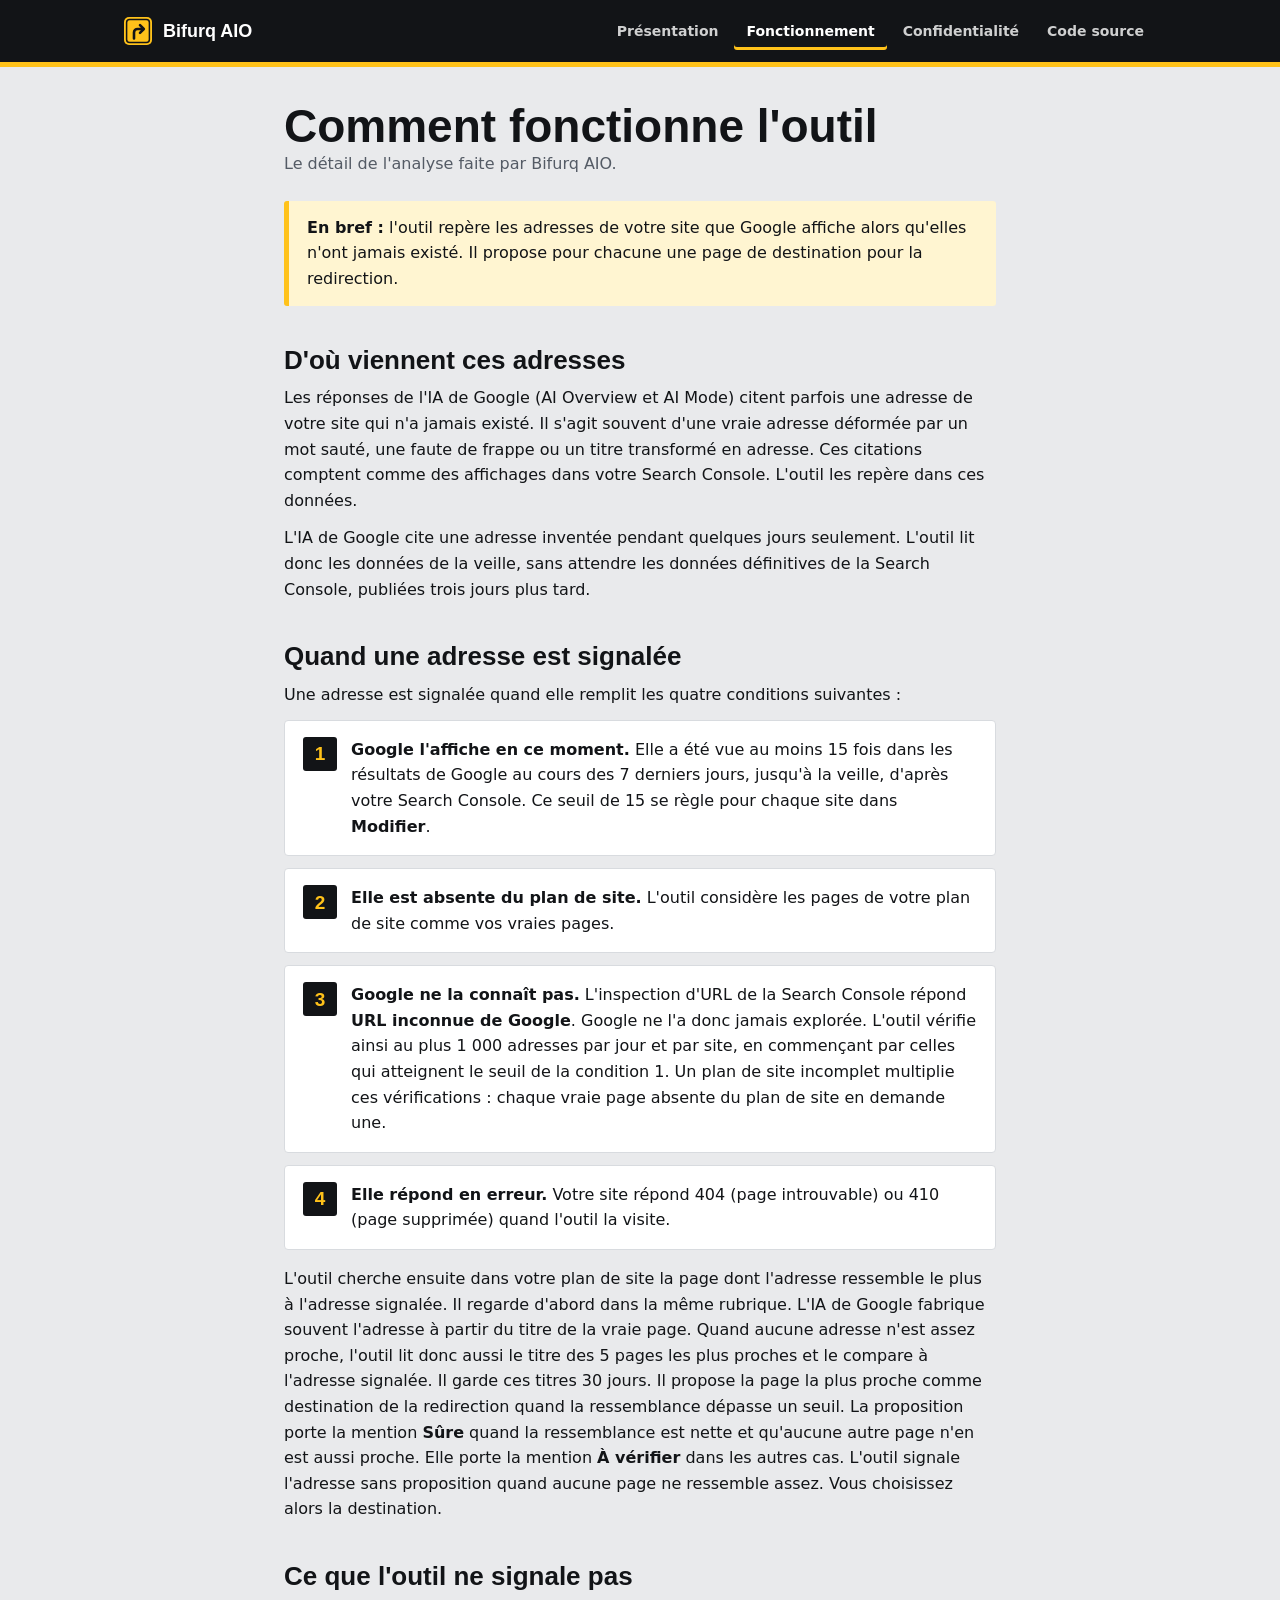
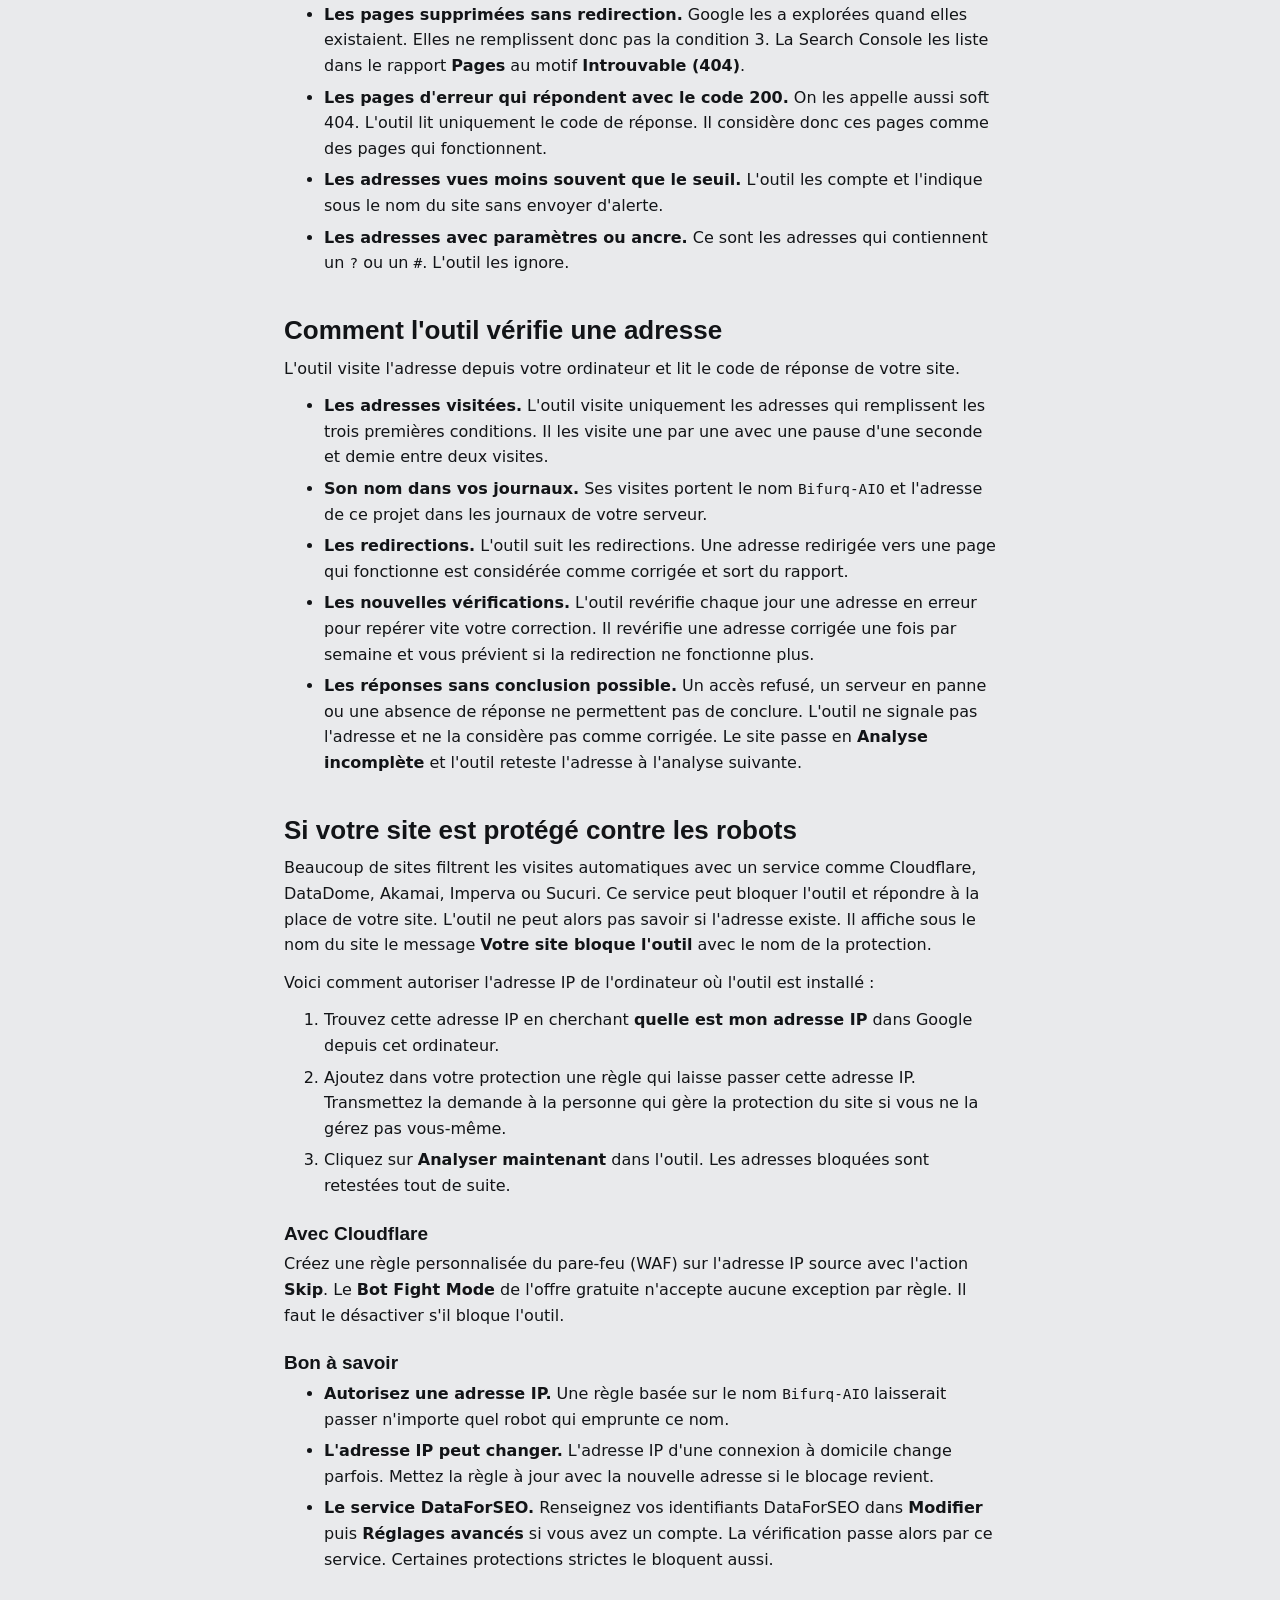
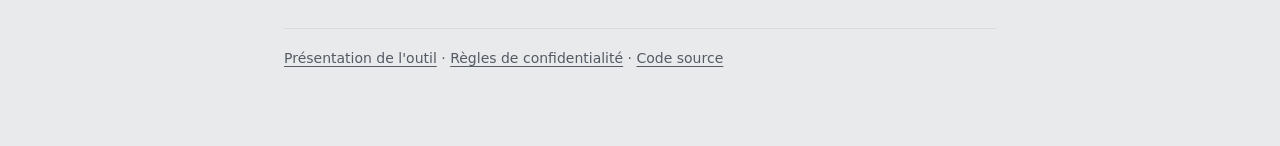
<file: docs/fonctionnement.html>
<!doctype html>
<html lang="fr">
<head>
<meta charset="utf-8">
<meta name="viewport" content="width=device-width, initial-scale=1">
<title>Comment fonctionne Bifurq AIO</title>
<meta name="description" content="Les conditions pour qu'une adresse soit signalée par Bifurq AIO, la vérification de chaque adresse et la marche à suivre pour un site protégé contre les robots.">
<link rel="canonical" href="https://pierreribeaucourt.github.io/bifurq-aio/fonctionnement.html">
<meta property="og:type" content="website">
<meta property="og:site_name" content="Bifurq AIO">
<meta property="og:locale" content="fr_FR">
<meta property="og:url" content="https://pierreribeaucourt.github.io/bifurq-aio/fonctionnement.html">
<meta property="og:title" content="Comment fonctionne Bifurq AIO">
<meta property="og:description" content="Les conditions pour qu'une adresse soit signalée par Bifurq AIO, la vérification de chaque adresse et la marche à suivre pour un site protégé contre les robots.">
<meta property="og:image" content="https://pierreribeaucourt.github.io/bifurq-aio/partage.png">
<meta property="og:image:type" content="image/png">
<meta property="og:image:width" content="1200">
<meta property="og:image:height" content="630">
<meta property="og:image:alt" content="Bifurq AIO : repérez et redirigez les adresses inventées par l'IA de Google">
<meta name="twitter:card" content="summary_large_image">
<meta name="author" content="Pierre Ribeaucourt">
<link rel="icon" href="favicon.svg" type="image/svg+xml">
<link rel="stylesheet" href="style.css">
</head>
<body>
<header class="bandeau"><div class="bandeau-int">
<a class="marque" href="./"><svg width="28" height="28" viewBox="0 0 28 28" aria-hidden="true"><rect width="28" height="28" rx="5" fill="#FFC21A"/><rect x="2.6" y="2.6" width="22.8" height="22.8" rx="3" fill="none" stroke="#121417" stroke-width="1.5"/><path d="M10 21.5v-6a3.5 3.5 0 0 1 3.5-3.5H19" fill="none" stroke="#121417" stroke-width="2.6" stroke-linecap="round"/><path d="M16 8.2l3.8 3.8-3.8 3.8" fill="none" stroke="#121417" stroke-width="2.6" stroke-linecap="round" stroke-linejoin="round"/></svg><span>Bifurq AIO</span></a>
<nav><a href="./">Présentation</a><a href="fonctionnement.html" aria-current="page">Fonctionnement</a><a href="confidentialite.html">Confidentialité</a><a href="https://github.com/PierreRibeaucourt/bifurq-aio">Code source</a></nav>
</div></header>

<main class="page etroit texte">
<h1>Comment fonctionne l'outil</h1>
<p class="sous">Le détail de l'analyse faite par Bifurq AIO.</p>

<div class="encadre" style="margin-top:24px">
<p><b>En bref :</b> l'outil repère les adresses de votre site que Google affiche alors qu'elles n'ont jamais
existé. Il propose pour chacune une page de destination pour la redirection.</p>
</div>

<h2>D'où viennent ces adresses</h2>
<p>Les réponses de l'IA de Google (AI Overview et AI Mode) citent parfois une adresse de votre site qui n'a jamais
existé. Il s'agit souvent d'une vraie adresse déformée par un mot sauté, une faute de frappe ou un titre transformé
en adresse. Ces citations comptent comme des affichages dans votre Search Console. L'outil les repère dans ces
données.</p>
<p>L'IA de Google cite une adresse inventée pendant quelques jours seulement. L'outil lit donc les données de la
veille, sans attendre les données définitives de la Search Console, publiées trois jours plus tard.</p>

<h2>Quand une adresse est signalée</h2>
<p>Une adresse est signalée quand elle remplit les quatre conditions suivantes :</p>
<ol class="etapes une-colonne">
<li><div><b>Google l'affiche en ce moment.</b> Elle a été vue au moins 15 fois dans les résultats de Google au
cours des 7 derniers jours, jusqu'à la veille, d'après votre Search Console. Ce seuil de 15 se règle pour chaque
site dans <b>Modifier</b>.</div></li>
<li><div><b>Elle est absente du plan de site.</b> L'outil considère les pages de votre plan de site comme vos
vraies pages.</div></li>
<li><div><b>Google ne la connaît pas.</b> L'inspection d'URL de la Search Console répond <b>URL inconnue de
Google</b>. Google ne l'a donc jamais explorée. L'outil vérifie ainsi au plus 1&nbsp;000 adresses par jour et par
site, en commençant par celles qui atteignent le seuil de la condition 1. Un plan de site incomplet multiplie ces
vérifications : chaque vraie page absente du plan de site en demande une.</div></li>
<li><div><b>Elle répond en erreur.</b> Votre site répond 404 (page introuvable) ou 410 (page supprimée) quand
l'outil la visite.</div></li>
</ol>
<p>L'outil cherche ensuite dans votre plan de site la page dont l'adresse ressemble le plus à l'adresse signalée.
Il regarde d'abord dans la même rubrique. L'IA de Google fabrique souvent l'adresse à partir du titre de la vraie
page. Quand aucune adresse n'est assez proche, l'outil lit donc aussi le titre des 5 pages les plus proches et le
compare à l'adresse signalée. Il garde ces titres 30 jours. Il propose la page la plus proche comme destination de
la redirection quand la ressemblance dépasse un seuil. La proposition porte la mention <b>Sûre</b> quand la
ressemblance est nette et qu'aucune autre page n'en est aussi proche. Elle porte la mention <b>À vérifier</b> dans
les autres cas. L'outil signale l'adresse sans proposition quand aucune page ne ressemble assez. Vous choisissez
alors la destination.</p>

<h2>Ce que l'outil ne signale pas</h2>
<ul>
<li><b>Les pages supprimées sans redirection.</b> Google les a explorées quand elles existaient. Elles ne
remplissent donc pas la condition 3. La Search Console les liste dans le rapport <b>Pages</b> au motif
<b>Introuvable (404)</b>.</li>
<li><b>Les pages d'erreur qui répondent avec le code 200.</b> On les appelle aussi soft 404. L'outil lit
uniquement le code de réponse. Il considère donc ces pages comme des pages qui fonctionnent.</li>
<li><b>Les adresses vues moins souvent que le seuil.</b> L'outil les compte et l'indique sous le nom du site sans
envoyer d'alerte.</li>
<li><b>Les adresses avec paramètres ou ancre.</b> Ce sont les adresses qui contiennent un <code>?</code> ou un
<code>#</code>. L'outil les ignore.</li>
</ul>

<h2 id="verification">Comment l'outil vérifie une adresse</h2>
<p>L'outil visite l'adresse depuis votre ordinateur et lit le code de réponse de votre site.</p>
<ul>
<li><b>Les adresses visitées.</b> L'outil visite uniquement les adresses qui remplissent les trois premières
conditions. Il les visite une par une avec une pause d'une seconde et demie entre deux visites.</li>
<li><b>Son nom dans vos journaux.</b> Ses visites portent le nom <code>Bifurq-AIO</code> et l'adresse de ce projet
dans les journaux de votre serveur.</li>
<li><b>Les redirections.</b> L'outil suit les redirections. Une adresse redirigée vers une page qui fonctionne est
considérée comme corrigée et sort du rapport.</li>
<li><b>Les nouvelles vérifications.</b> L'outil revérifie chaque jour une adresse en erreur pour repérer vite
votre correction. Il revérifie une adresse corrigée une fois par semaine et vous prévient si la redirection ne
fonctionne plus.</li>
<li><b>Les réponses sans conclusion possible.</b> Un accès refusé, un serveur en panne ou une absence de réponse
ne permettent pas de conclure. L'outil ne signale pas l'adresse et ne la considère pas comme corrigée. Le site
passe en <b>Analyse incomplète</b> et l'outil reteste l'adresse à l'analyse suivante.</li>
</ul>

<h2 id="site-protege">Si votre site est protégé contre les robots</h2>
<p>Beaucoup de sites filtrent les visites automatiques avec un service comme Cloudflare, DataDome, Akamai, Imperva
ou Sucuri. Ce service peut bloquer l'outil et répondre à la place de votre site. L'outil ne peut alors pas savoir
si l'adresse existe. Il affiche sous le nom du site le message <b>Votre site bloque l'outil</b> avec le nom de la
protection.</p>
<p>Voici comment autoriser l'adresse IP de l'ordinateur où l'outil est installé :</p>
<ol>
<li>Trouvez cette adresse IP en cherchant <b>quelle est mon adresse IP</b> dans Google depuis cet ordinateur.</li>
<li>Ajoutez dans votre protection une règle qui laisse passer cette adresse IP. Transmettez la demande à la
personne qui gère la protection du site si vous ne la gérez pas vous-même.</li>
<li>Cliquez sur <b>Analyser maintenant</b> dans l'outil. Les adresses bloquées sont retestées tout de suite.</li>
</ol>

<h3>Avec Cloudflare</h3>
<p>Créez une règle personnalisée du pare-feu (WAF) sur l'adresse IP source avec l'action <b>Skip</b>. Le
<b>Bot Fight Mode</b> de l'offre gratuite n'accepte aucune exception par règle. Il faut le désactiver s'il bloque
l'outil.</p>

<h3>Bon à savoir</h3>
<ul>
<li><b>Autorisez une adresse IP.</b> Une règle basée sur le nom <code>Bifurq-AIO</code> laisserait passer
n'importe quel robot qui emprunte ce nom.</li>
<li><b>L'adresse IP peut changer.</b> L'adresse IP d'une connexion à domicile change parfois. Mettez la règle à
jour avec la nouvelle adresse si le blocage revient.</li>
<li><b>Le service DataForSEO.</b> Renseignez vos identifiants DataForSEO dans <b>Modifier</b> puis
<b>Réglages avancés</b> si vous avez un compte. La vérification passe alors par ce service. Certaines protections
strictes le bloquent aussi.</li>
</ul>

<footer class="pied">
<p><a href="./">Présentation de l'outil</a> ·
<a href="confidentialite.html">Règles de confidentialité</a> ·
<a href="https://github.com/PierreRibeaucourt/bifurq-aio">Code source</a></p>
</footer>
</main>
</body>
</html>
</file>
<file: docs/style.css>
/* Pages publiques de l'outil (GitHub Pages). Même habillage Déviation que
   l'interface locale (veille_ia/style.py) : noir, jaune de chantier, Bahnschrift. */
:root{color-scheme:light;
--fond:#E9EAEC;--surface:#FFFFFF;--texte:#121417;--doux:#545B65;--trait:#D8DBDF;
--noir:#121417;--jaune:#FFC21A;--jaune-fonce:#F2AF00;--jaune-pale:#FFF5D1;--rouge:#C8281E;
--titre:"Bahnschrift","DIN Alternate","Roboto Condensed","Ubuntu Condensed","Arial Narrow",sans-serif;
--police:"Segoe UI Variable Text","Segoe UI",system-ui,-apple-system,"Ubuntu","Cantarell",Roboto,sans-serif;
--mono:"Cascadia Mono","Cascadia Code",Consolas,ui-monospace,"SF Mono",Menlo,"DejaVu Sans Mono",monospace}
*{box-sizing:border-box}
body{margin:0;background:var(--fond);color:var(--texte);font:16px/1.6 var(--police)}
a{color:var(--texte);text-underline-offset:3px}
code{font-family:var(--mono);font-size:.9em;overflow-wrap:anywhere}
h1,h2,h3{font-family:var(--titre);font-weight:700;font-stretch:87.5%;text-wrap:balance;margin:0}
h1{font-size:46px;line-height:1.04}
h2{font-size:26px;line-height:1.15}
h3{font-size:19px;line-height:1.2}
:focus-visible{outline:2px solid var(--noir);outline-offset:2px;box-shadow:0 0 0 5px var(--jaune)}

.bandeau{background:var(--noir);color:#fff;border-bottom:5px solid var(--jaune)}
.bandeau-int{max-width:1080px;margin:0 auto;padding:12px 24px;display:flex;align-items:center;
  justify-content:space-between;gap:12px 20px;flex-wrap:wrap}
.marque{display:flex;align-items:center;gap:11px;font:700 18px/1 var(--titre);font-stretch:87.5%;
  color:#fff;text-decoration:none}
.marque svg{flex:none}
.bandeau nav{display:flex;flex-wrap:wrap;gap:4px}
.bandeau nav a{color:#fff;opacity:.8;text-decoration:none;padding:8px 12px;border-radius:3px;font-weight:600;
  font-size:14px}
.bandeau nav a:hover{opacity:1;background:rgba(255,255,255,.1)}
.bandeau nav a[aria-current]{opacity:1;box-shadow:inset 0 -3px 0 var(--jaune)}

.page{max-width:1080px;margin:0 auto;padding:36px 24px 64px}
.etroit{max-width:760px}
.chapo{margin:18px 0 28px;font-size:18px;color:var(--doux);max-width:58ch}
.sous{margin:10px 0 0;color:var(--doux)}

.actions{display:flex;flex-wrap:wrap;align-items:center;gap:10px}
.bouton{display:inline-flex;align-items:center;justify-content:center;gap:8px;min-height:50px;padding:0 24px;
  border:2px solid var(--jaune);border-radius:3px;background:var(--jaune);color:var(--noir);
  font:600 16px/1.2 var(--police);text-decoration:none}
.bouton:hover{background:var(--jaune-fonce);border-color:var(--jaune-fonce)}
.bouton.secondaire{background:var(--surface);border-color:var(--noir)}
.bouton.secondaire:hover{background:var(--noir);color:#fff}
.note{margin:12px 0 0;font-size:14px;color:var(--doux)}

.accueil{display:grid;grid-template-columns:minmax(0,1.3fr) minmax(0,1fr);gap:48px;align-items:center;
  padding:12px 0 8px}
.pancarte{background:var(--jaune);border-radius:8px;padding:26px 24px 24px;color:var(--noir);
  box-shadow:inset 0 0 0 7px var(--jaune),inset 0 0 0 10px var(--noir),0 18px 40px -22px rgba(18,20,23,.55);
  transform:rotate(-1.5deg)}
.pancarte-titre{display:block;font:700 34px/1 var(--titre);font-stretch:87.5%;text-transform:uppercase;
  letter-spacing:.04em;text-align:center;margin-bottom:18px}
.pancarte-ligne{display:flex;align-items:center;gap:10px;font:14px/1.3 var(--mono);padding:9px 12px;
  border-radius:3px;background:rgba(255,255,255,.55);overflow-wrap:anywhere}
.pancarte-ligne+.pancarte-ligne{margin-top:8px}
.pancarte-ligne s{text-decoration-color:var(--rouge);text-decoration-thickness:2px}
.pictos{flex:none;display:inline-flex;align-items:center;justify-content:center;width:24px;height:22px;
  border-radius:3px;font:700 14px/1 var(--police)}
.croix{background:var(--rouge);color:#fff}
.fleche{background:var(--noir);color:var(--jaune)}

/* choix du système : onglets à logos, puis le bouton ou la ligne à coller dans le Terminal.
   Sans JavaScript, les trois systèmes s'affichent l'un sous l'autre. */
.installer{max-width:580px}
.systemes{display:inline-flex;gap:4px;padding:4px;margin-bottom:16px;background:var(--surface);
  border:1px solid var(--trait);border-radius:5px}
.systemes[hidden],.systeme[hidden]{display:none}
.systemes button{display:inline-flex;align-items:center;gap:8px;min-height:40px;padding:0 16px;border:0;
  border-radius:3px;background:transparent;color:var(--doux);font:600 15px/1 var(--police);cursor:pointer}
.systemes button:hover{color:var(--texte);background:var(--fond)}
.systemes button[aria-selected=true]{background:var(--noir);color:#fff}
.logo-systeme{width:18px;height:18px;flex:none;fill:currentColor}
.systeme+.systeme{margin-top:24px}
.installer.onglets .systeme{margin-top:0}
.consigne-systeme{margin:0 0 10px;font-weight:600}
.commande{display:flex;align-items:stretch;min-height:50px;background:var(--noir);border-radius:3px;overflow:hidden}
.commande code{flex:1;min-width:0;align-self:center;padding:12px 16px;color:#fff;font-size:14px;line-height:1.5}
.commande button{flex:none;border:0;background:var(--jaune);color:var(--noir);font:600 15px/1 var(--police);
  padding:0 20px;cursor:pointer}
.commande button:hover{background:var(--jaune-fonce)}
.installer>.note{margin-top:18px}
.autrement{margin-top:14px}
.autrement summary{cursor:pointer;font-size:14px;font-weight:600;color:var(--doux)}
.autrement summary:hover{color:var(--texte)}
.autrement[open] summary{margin-bottom:10px}

.installations{display:grid;grid-template-columns:repeat(3,minmax(0,1fr));gap:12px}
.installations h3{display:flex;align-items:center;gap:10px;margin-bottom:12px}
.installations .logo-systeme{width:22px;height:22px}
.installations ol{margin:0;padding-left:20px}
.installations li{margin-bottom:8px}
.installations li:last-child{margin-bottom:0}
.ligne-installation{margin-top:16px;max-width:760px}

section.bloc{margin-top:56px}
section.bloc>h2{margin-bottom:14px}
ol.etapes{list-style:none;counter-reset:etape;display:grid;grid-template-columns:repeat(3,minmax(0,1fr));gap:12px;
  margin:0;padding:0}
ol.etapes li{counter-increment:etape;display:flex;gap:14px;align-items:flex-start;background:var(--surface);
  border:1px solid var(--trait);border-radius:4px;padding:16px 18px}
ol.etapes li::before{content:counter(etape);flex:none;display:flex;align-items:center;justify-content:center;
  width:34px;height:34px;border-radius:3px;background:var(--noir);color:var(--jaune);font:700 19px/1 var(--titre)}
.carte{background:var(--surface);border:1px solid var(--trait);border-radius:4px;padding:22px 24px}
.carte p:last-child,.carte ul:last-child{margin-bottom:0}
.encadre{background:var(--jaune-pale);border-left:5px solid var(--jaune);border-radius:3px;padding:14px 18px}
.encadre p{margin:0}

.texte h2{margin:40px 0 10px}
.texte h3{margin:24px 0 6px}
.texte p,.texte ul,.texte ol{margin:0 0 12px}
.texte li{margin-bottom:6px}
.texte ol.etapes.une-colonne{grid-template-columns:1fr;margin:0 0 16px}
.texte ol.etapes.une-colonne li{margin:0}
.texte .encadre p{margin:0}

.signature{margin:12px 0 0;font:600 16px/1.3 var(--police);color:var(--doux)}
.signature a{color:var(--texte);text-decoration-color:var(--jaune-fonce);text-decoration-thickness:3px}
.signature a:hover{text-decoration-color:var(--noir)}

/* auteur : panneau noir à bande de chantier, comme l'en-tête */
.auteur{position:relative;display:grid;grid-template-columns:auto minmax(0,1fr);gap:28px;align-items:center;
  background:var(--noir);color:#fff;border-radius:6px;padding:38px 32px 30px;overflow:hidden}
.auteur::before{content:"";position:absolute;left:0;right:0;top:0;height:8px;
  background:repeating-linear-gradient(-45deg,var(--jaune) 0 14px,var(--noir) 14px 28px)}
.avatar{width:104px;height:104px;border-radius:8px;display:flex;align-items:center;justify-content:center;
  background:var(--jaune);color:var(--noir);font:700 44px/1 var(--titre);font-stretch:87.5%;letter-spacing:.02em;
  box-shadow:inset 0 0 0 6px var(--jaune),inset 0 0 0 9px var(--noir)}
.auteur .auteur-sur{margin:0 0 4px;font:700 13px/1 var(--titre);font-stretch:87.5%;text-transform:uppercase;
  letter-spacing:.08em;color:var(--jaune)}
.auteur h2{font-size:32px;margin-bottom:10px}
.auteur p{margin:0 0 18px;color:#D5D8DC;max-width:60ch}

.pied{border-top:1px solid var(--trait);margin-top:56px;padding-top:18px;font-size:14px;color:var(--doux)}
.pied a{color:var(--doux)}

@media (max-width:860px){
  .accueil{grid-template-columns:1fr;gap:36px}
  ol.etapes,.installations{grid-template-columns:1fr}
}
@media (max-width:640px){
  h1{font-size:34px}h2{font-size:23px}
  .page{padding:26px 16px 48px}.bandeau-int{padding:12px 16px}
  .chapo{font-size:17px}
  .bouton{width:100%}
  .systemes{display:flex}.systemes[hidden]{display:none}
  .systemes button{flex:1;justify-content:center;padding:0 8px}
  .commande code{font-size:13px;padding:10px 12px}
  .auteur{grid-template-columns:1fr;gap:18px;padding:34px 20px 24px}
  .avatar{width:76px;height:76px;font-size:32px}
}
</file>
